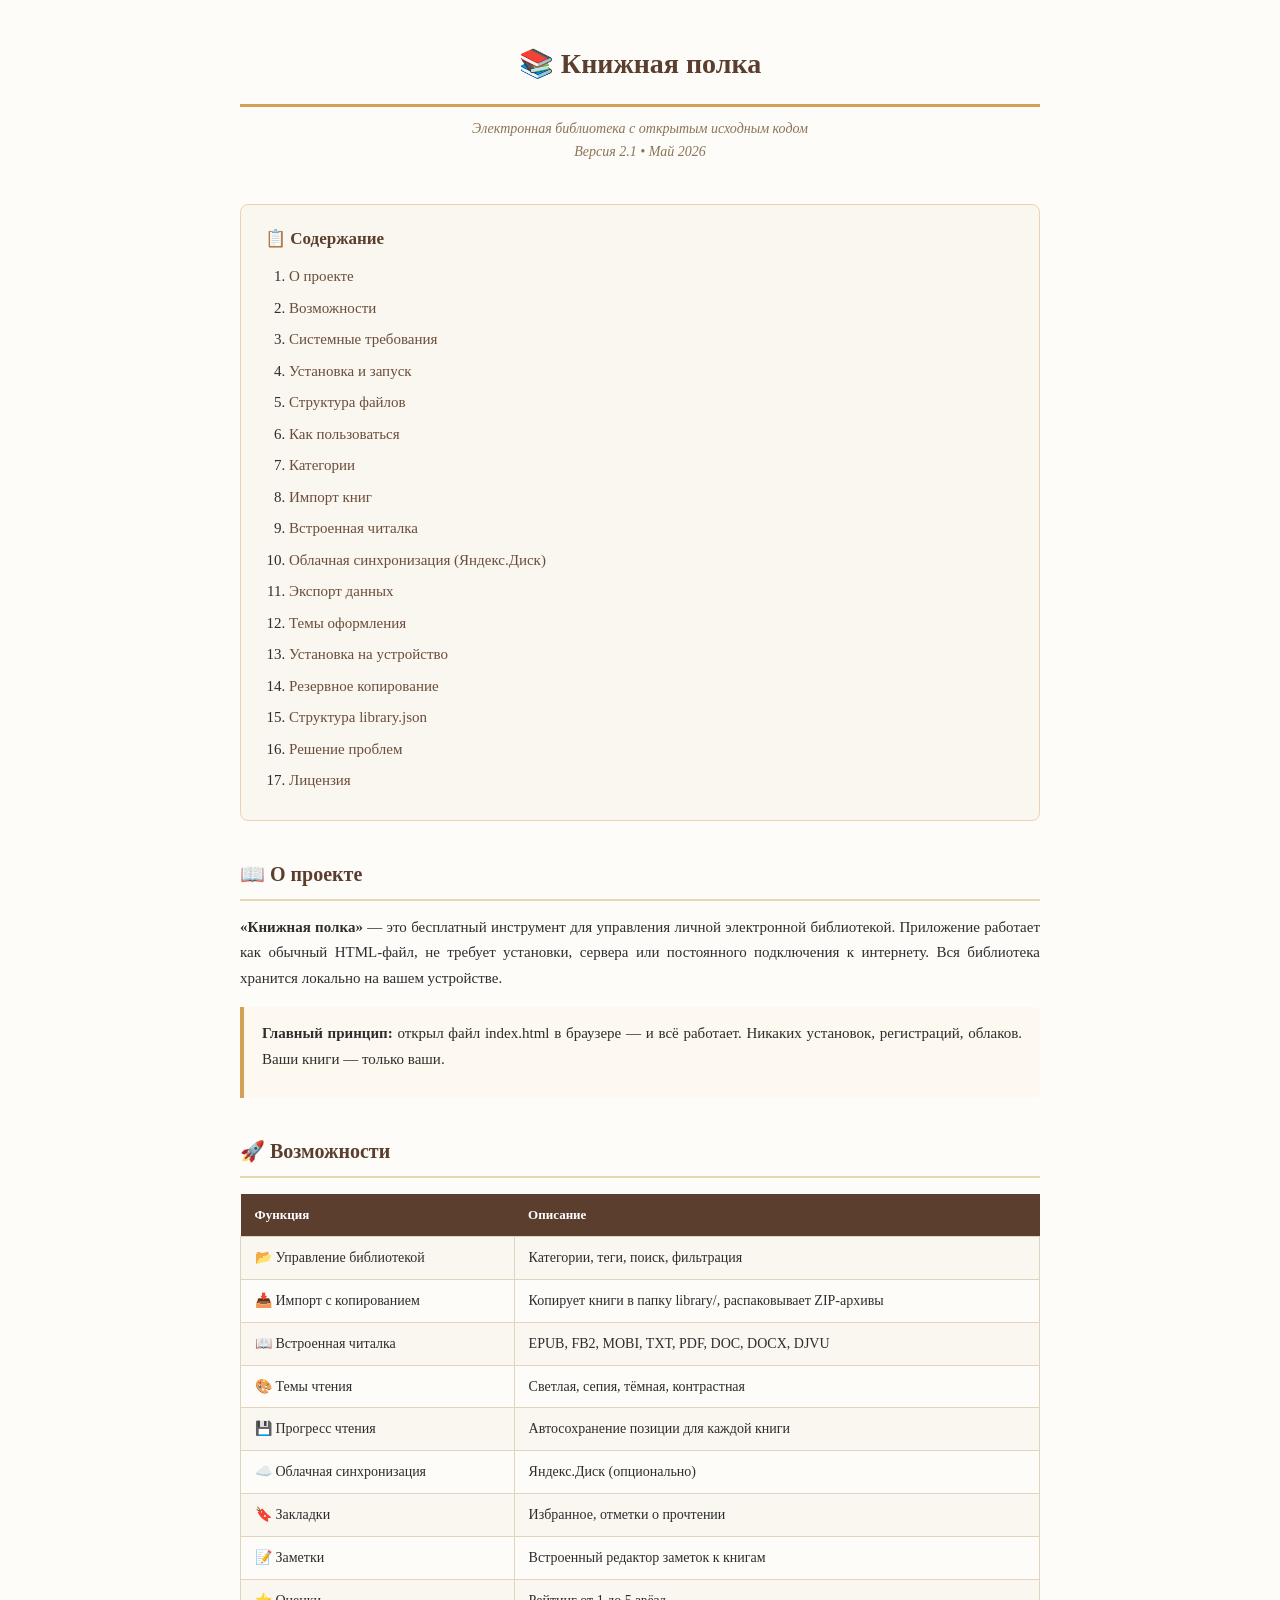
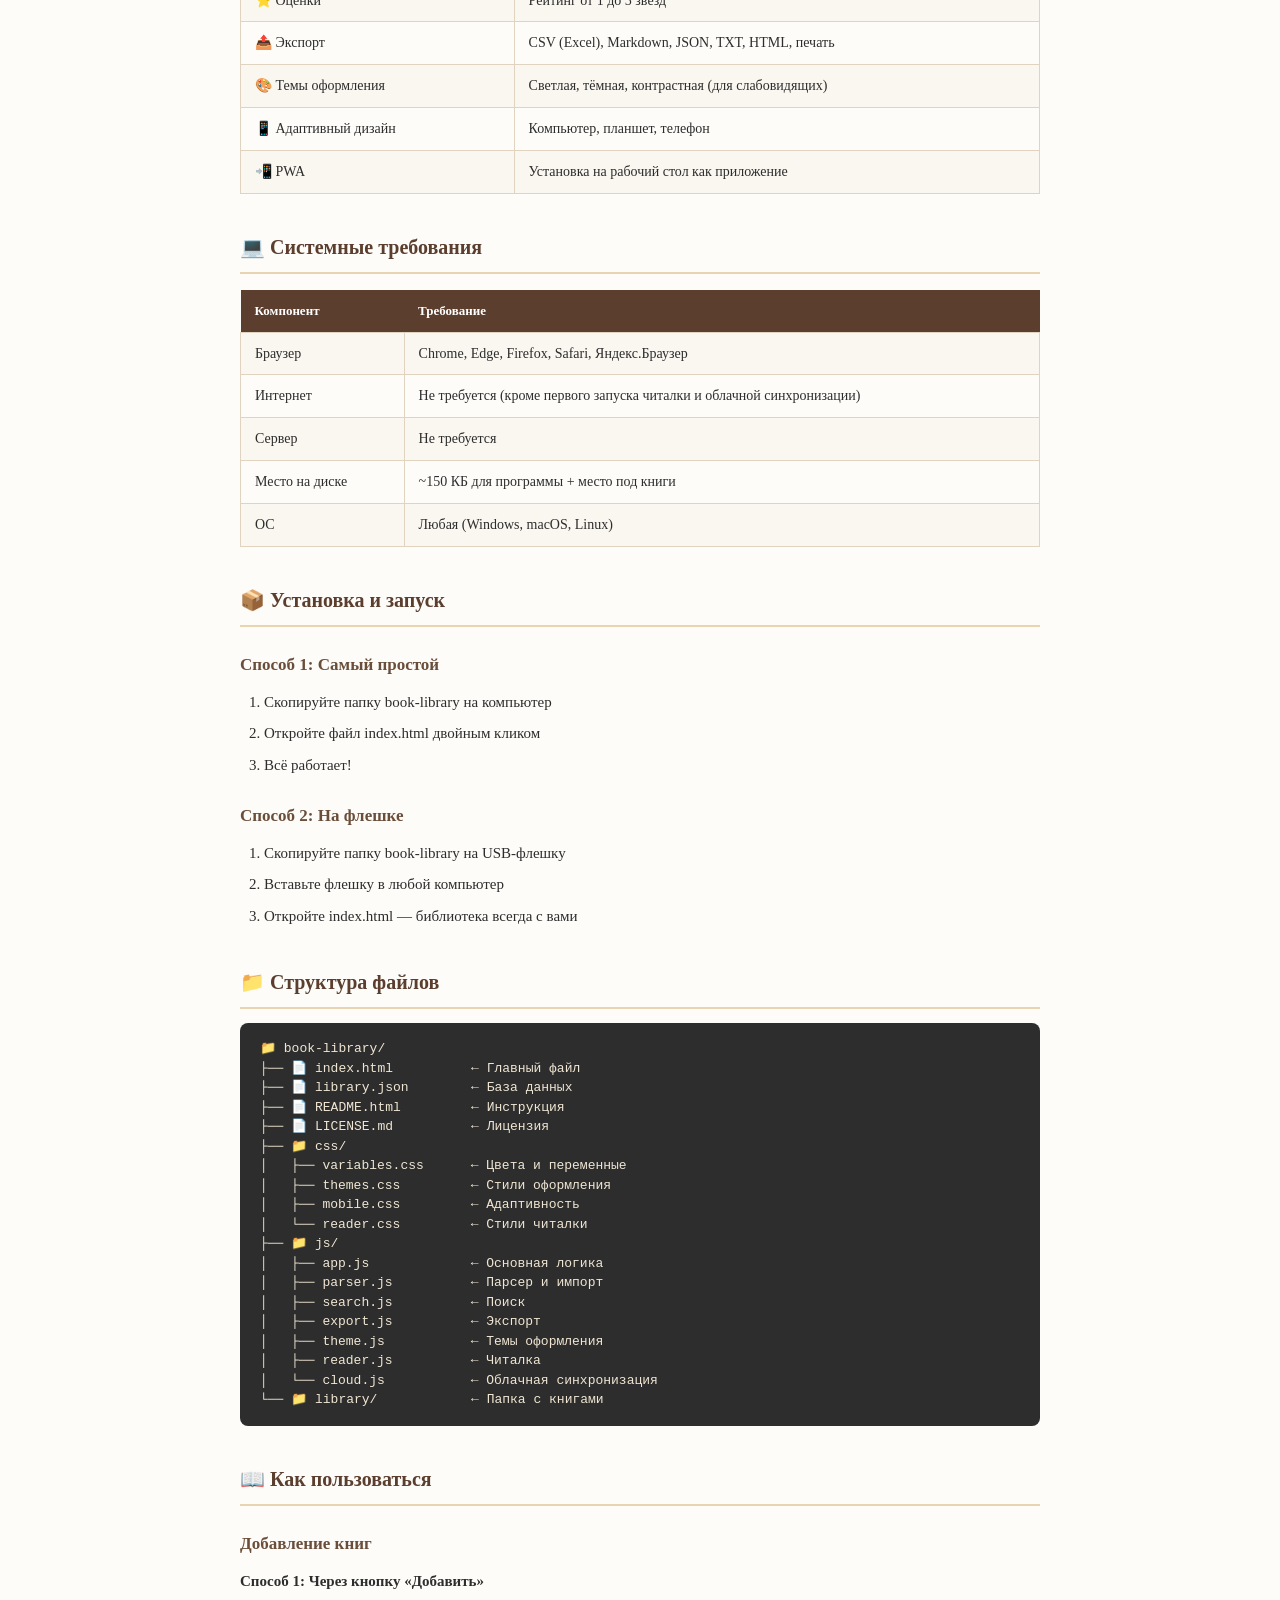
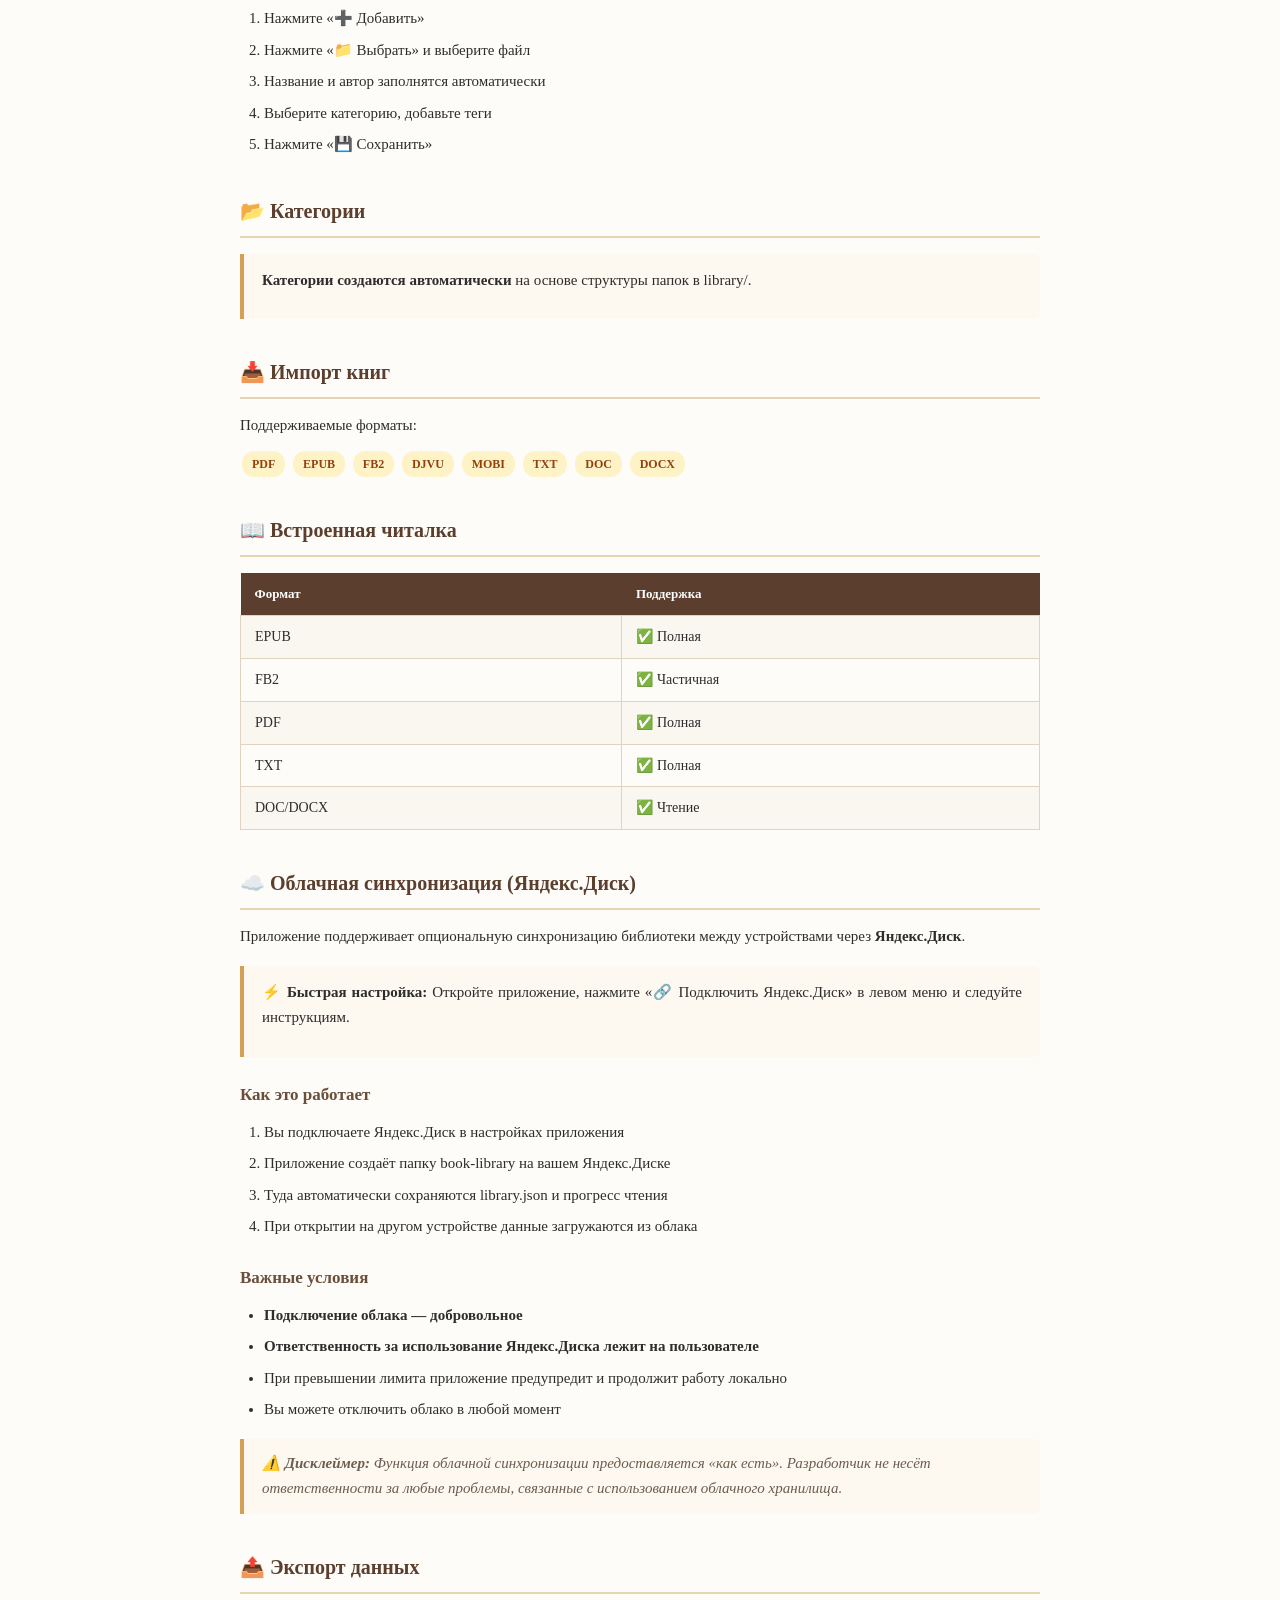
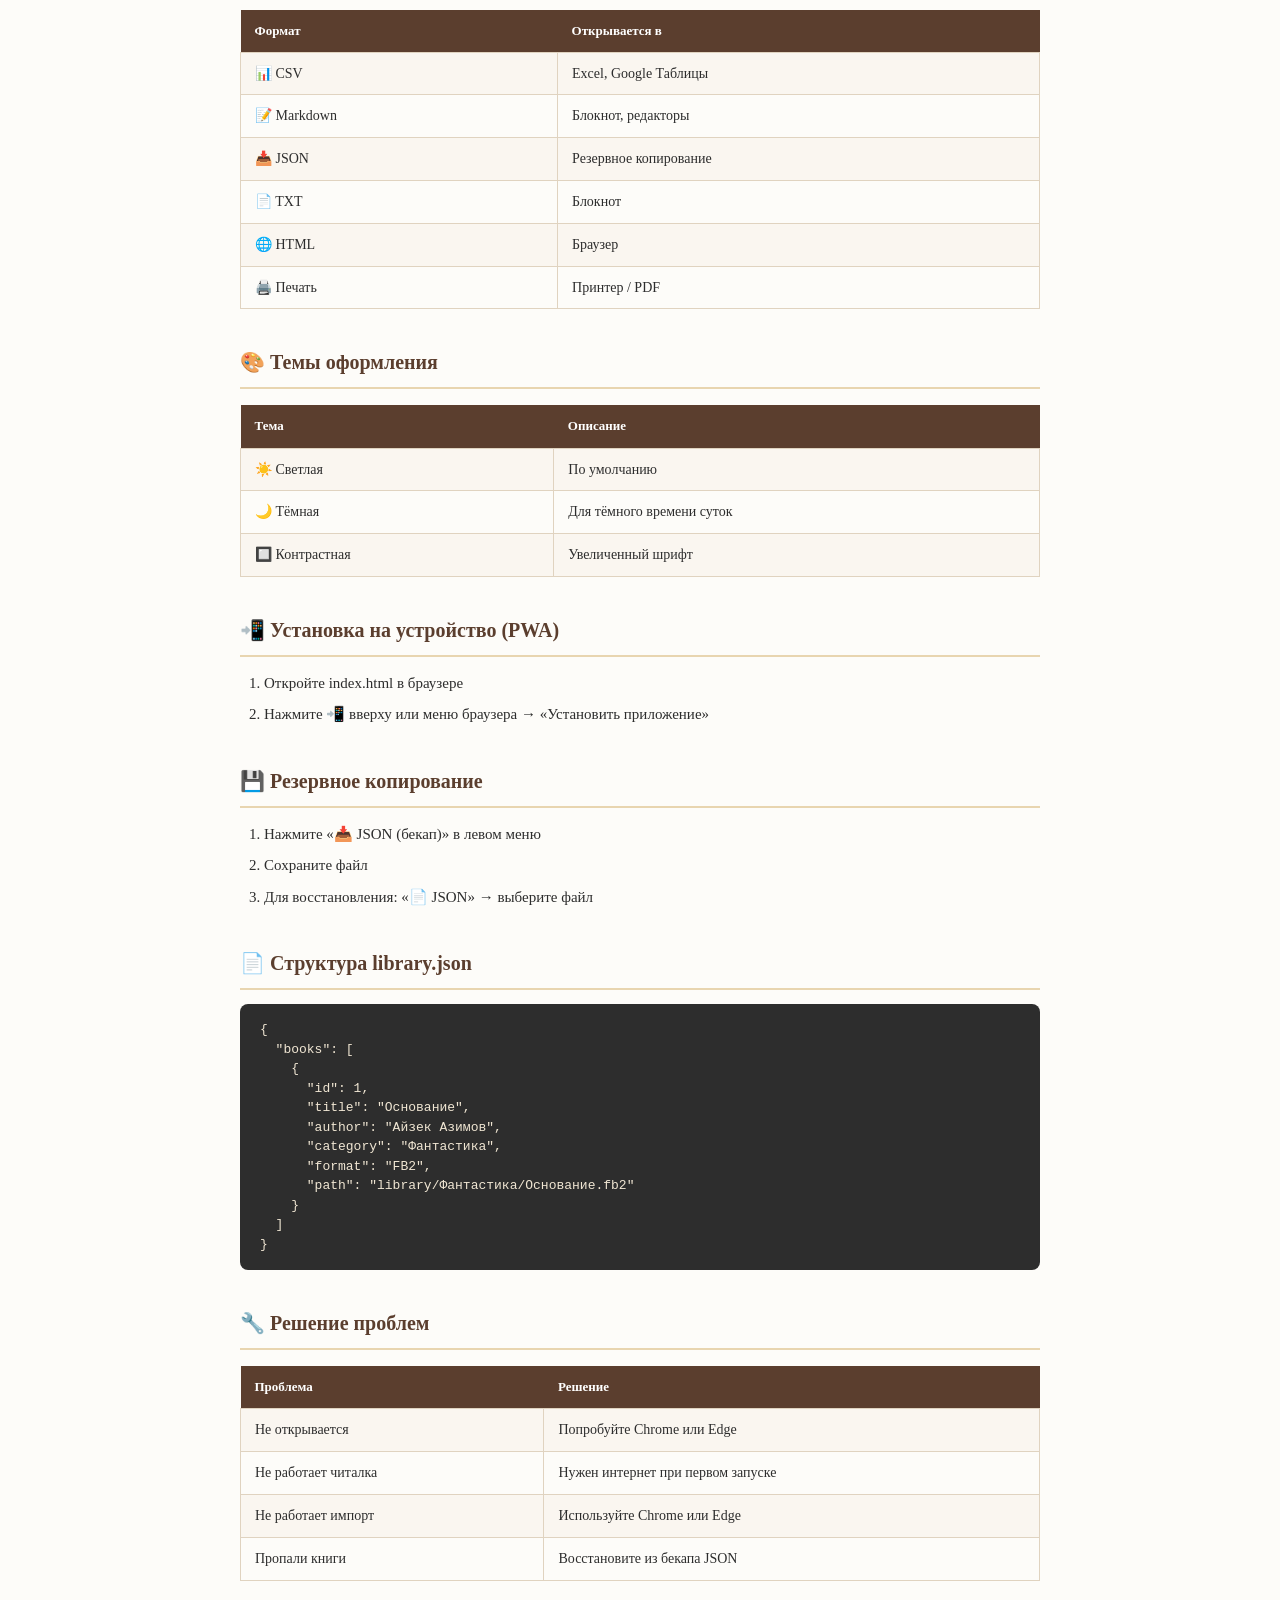
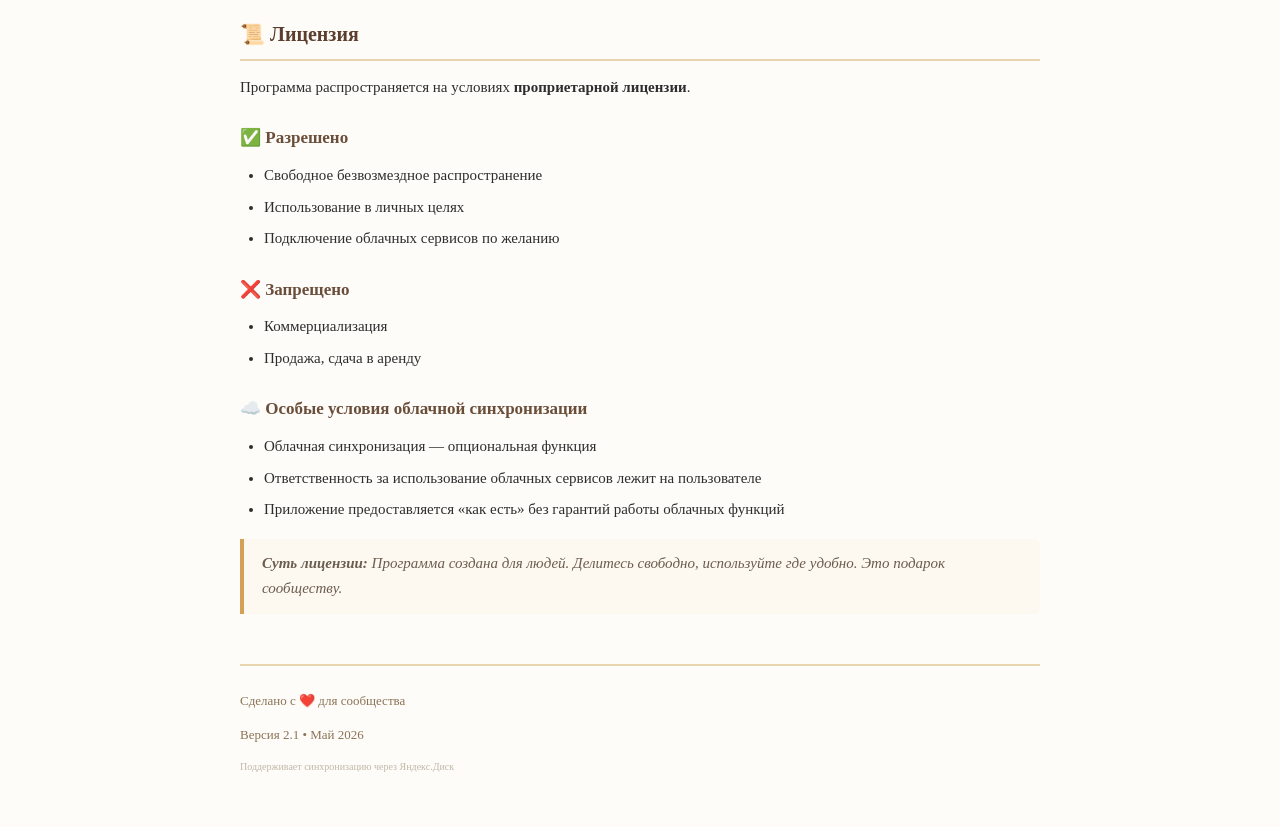
<file: README.html>
<!DOCTYPE html>
<html lang="ru">
<head>
    <meta charset="UTF-8">
    <meta name="viewport" content="width=device-width, initial-scale=1.0">
    <title>📚 Книжная полка — Инструкция</title>
    <style>
        * { margin: 0; padding: 0; box-sizing: border-box; }
        
        body {
            font-family: Georgia, 'Times New Roman', serif;
            font-size: 15px;
            line-height: 1.7;
            color: #2d2d2d;
            background: #fdfcf9;
            max-width: 860px;
            margin: 0 auto;
            padding: 40px 30px;
        }
        
        h1 {
            font-size: 28px;
            color: #5b3e2e;
            text-align: center;
            margin-bottom: 10px;
            padding-bottom: 16px;
            border-bottom: 3px solid #d4a056;
        }
        
        .subtitle {
            text-align: center;
            color: #8b7355;
            font-size: 14px;
            margin-bottom: 40px;
            font-style: italic;
        }
        
        h2 {
            font-size: 20px;
            color: #5b3e2e;
            margin: 36px 0 14px;
            padding-bottom: 8px;
            border-bottom: 2px solid #e8d5b0;
        }
        
        h3 {
            font-size: 17px;
            color: #6b4e3a;
            margin: 24px 0 10px;
        }
        
        p { margin-bottom: 12px; text-align: justify; }
        
        a { color: #8b5e3c; text-decoration: none; border-bottom: 1px dotted #c4a882; }
        a:hover { color: #5b3e2e; border-bottom: 1px solid #8b5e3c; }
        
        ul, ol { margin: 10px 0 16px 24px; }
        li { margin-bottom: 6px; }
        
        code {
            background: #f5f0e8;
            padding: 2px 7px;
            border-radius: 4px;
            font-family: 'Courier New', monospace;
            font-size: 13px;
            color: #5b3e2e;
            border: 1px solid #e8d5b0;
        }
        
        pre {
            background: #2d2d2d;
            color: #f0e6d3;
            padding: 16px 20px;
            border-radius: 8px;
            overflow-x: auto;
            font-family: 'Courier New', monospace;
            font-size: 13px;
            line-height: 1.5;
            margin: 14px 0;
        }
        
        pre code { background: none; border: none; padding: 0; color: #f0e6d3; font-size: 13px; }
        
        hr { border: none; border-top: 1px solid #e8d5b0; margin: 30px 0; }
        
        table { width: 100%; border-collapse: collapse; margin: 16px 0; font-size: 14px; }
        th { background: #5b3e2e; color: #fff; padding: 10px 14px; text-align: left; font-weight: 600; font-size: 13px; }
        td { padding: 9px 14px; border: 1px solid #e0d3c0; }
        tr:nth-child(even) td { background: #faf6f0; }
        
        blockquote {
            border-left: 4px solid #d4a056;
            padding: 12px 18px;
            margin: 16px 0;
            background: #fdf8f0;
            border-radius: 0 6px 6px 0;
            font-style: italic;
            color: #6b5d4f;
        }
        
        .highlight {
            background: #fdf8f0;
            border-left: 4px solid #d4a056;
            padding: 14px 18px;
            margin: 16px 0;
            border-radius: 0 6px 6px 0;
        }
        
        .badge { display: inline-block; padding: 3px 10px; border-radius: 12px; font-size: 12px; font-weight: 600; background: #fef3c7; color: #92400e; margin: 0 2px; }
        .badge-green { background: #d1fae5; color: #065f46; }
        .badge-red { background: #fee2e2; color: #991b1b; }
        .badge-blue { background: #dbeafe; color: #1e40af; }
        
        .toc {
            background: #faf6f0;
            border: 1px solid #e8d5b0;
            border-radius: 8px;
            padding: 20px 24px;
            margin: 24px 0;
        }
        .toc h3 { margin-top: 0; color: #5b3e2e; }
        .toc ol { margin-bottom: 0; }
        .toc a { color: #6b4e3a; border-bottom: none; }
        .toc a:hover { color: #8b5e3c; text-decoration: underline; }
        
        .footer { text-align: center; margin-top: 50px; padding-top: 24px; border-top: 2px solid #e8d5b0; color: #8b7355; font-size: 13px; }
        .footer .heart { color: #e74c3c; }
        
        @media (max-width: 768px) { body { padding: 20px 16px; font-size: 14px; } h1 { font-size: 24px; } h2 { font-size: 18px; } pre { font-size: 12px; padding: 12px 14px; } }
        @media print { body { background: #fff; padding: 0; font-size: 12px; line-height: 1.5; } pre { background: #f5f5f5; color: #2d2d2d; border: 1px solid #ddd; } pre code { color: #2d2d2d; } }
    </style>
</head>
<body>

<h1>📚 Книжная полка</h1>
<p class="subtitle">Электронная библиотека с открытым исходным кодом<br>Версия 2.1 • Май 2026</p>

<div class="toc">
    <h3>📋 Содержание</h3>
    <ol>
        <li><a href="#about">О проекте</a></li>
        <li><a href="#features">Возможности</a></li>
        <li><a href="#requirements">Системные требования</a></li>
        <li><a href="#install">Установка и запуск</a></li>
        <li><a href="#structure">Структура файлов</a></li>
        <li><a href="#usage">Как пользоваться</a></li>
        <li><a href="#categories">Категории</a></li>
        <li><a href="#import">Импорт книг</a></li>
        <li><a href="#reader">Встроенная читалка</a></li>
        <li><a href="#cloud">Облачная синхронизация (Яндекс.Диск)</a></li>
        <li><a href="#export">Экспорт данных</a></li>
        <li><a href="#themes">Темы оформления</a></li>
        <li><a href="#pwa">Установка на устройство</a></li>
        <li><a href="#backup">Резервное копирование</a></li>
        <li><a href="#json">Структура library.json</a></li>
        <li><a href="#troubles">Решение проблем</a></li>
        <li><a href="#license">Лицензия</a></li>
    </ol>
</div>

<!-- 1 -->
<h2 id="about">📖 О проекте</h2>
<p><strong>«Книжная полка»</strong> — это бесплатный инструмент для управления личной электронной библиотекой. Приложение работает как обычный HTML-файл, не требует установки, сервера или постоянного подключения к интернету. Вся библиотека хранится локально на вашем устройстве.</p>

<div class="highlight">
    <p><strong>Главный принцип:</strong> открыл файл index.html в браузере — и всё работает. Никаких установок, регистраций, облаков. Ваши книги — только ваши.</p>
</div>

<!-- 2 -->
<h2 id="features">🚀 Возможности</h2>
<table>
    <tr><th>Функция</th><th>Описание</th></tr>
    <tr><td>📂 Управление библиотекой</td><td>Категории, теги, поиск, фильтрация</td></tr>
    <tr><td>📥 Импорт с копированием</td><td>Копирует книги в папку library/, распаковывает ZIP-архивы</td></tr>
    <tr><td>📖 Встроенная читалка</td><td>EPUB, FB2, MOBI, TXT, PDF, DOC, DOCX, DJVU</td></tr>
    <tr><td>🎨 Темы чтения</td><td>Светлая, сепия, тёмная, контрастная</td></tr>
    <tr><td>💾 Прогресс чтения</td><td>Автосохранение позиции для каждой книги</td></tr>
    <tr><td>☁️ Облачная синхронизация</td><td>Яндекс.Диск (опционально)</td></tr>
    <tr><td>🔖 Закладки</td><td>Избранное, отметки о прочтении</td></tr>
    <tr><td>📝 Заметки</td><td>Встроенный редактор заметок к книгам</td></tr>
    <tr><td>⭐ Оценки</td><td>Рейтинг от 1 до 5 звёзд</td></tr>
    <tr><td>📤 Экспорт</td><td>CSV (Excel), Markdown, JSON, TXT, HTML, печать</td></tr>
    <tr><td>🎨 Темы оформления</td><td>Светлая, тёмная, контрастная (для слабовидящих)</td></tr>
    <tr><td>📱 Адаптивный дизайн</td><td>Компьютер, планшет, телефон</td></tr>
    <tr><td>📲 PWA</td><td>Установка на рабочий стол как приложение</td></tr>
</table>

<!-- 3 -->
<h2 id="requirements">💻 Системные требования</h2>
<table>
    <tr><th>Компонент</th><th>Требование</th></tr>
    <tr><td>Браузер</td><td>Chrome, Edge, Firefox, Safari, Яндекс.Браузер</td></tr>
    <tr><td>Интернет</td><td>Не требуется (кроме первого запуска читалки и облачной синхронизации)</td></tr>
    <tr><td>Сервер</td><td>Не требуется</td></tr>
    <tr><td>Место на диске</td><td>~150 КБ для программы + место под книги</td></tr>
    <tr><td>ОС</td><td>Любая (Windows, macOS, Linux)</td></tr>
</table>

<!-- 4 -->
<h2 id="install">📦 Установка и запуск</h2>
<h3>Способ 1: Самый простой</h3>
<ol><li>Скопируйте папку book-library на компьютер</li><li>Откройте файл index.html двойным кликом</li><li>Всё работает!</li></ol>

<h3>Способ 2: На флешке</h3>
<ol><li>Скопируйте папку book-library на USB-флешку</li><li>Вставьте флешку в любой компьютер</li><li>Откройте index.html — библиотека всегда с вами</li></ol>

<!-- 5 -->
<h2 id="structure">📁 Структура файлов</h2>
<pre><code>📁 book-library/
├── 📄 index.html          ← Главный файл
├── 📄 library.json        ← База данных
├── 📄 README.html         ← Инструкция
├── 📄 LICENSE.md          ← Лицензия
├── 📁 css/
│   ├── variables.css      ← Цвета и переменные
│   ├── themes.css         ← Стили оформления
│   ├── mobile.css         ← Адаптивность
│   └── reader.css         ← Стили читалки
├── 📁 js/
│   ├── app.js             ← Основная логика
│   ├── parser.js          ← Парсер и импорт
│   ├── search.js          ← Поиск
│   ├── export.js          ← Экспорт
│   ├── theme.js           ← Темы оформления
│   ├── reader.js          ← Читалка
│   └── cloud.js           ← Облачная синхронизация
└── 📁 library/            ← Папка с книгами</code></pre>

<!-- 6 -->
<h2 id="usage">📖 Как пользоваться</h2>
<h3>Добавление книг</h3>
<p><strong>Способ 1: Через кнопку «Добавить»</strong></p>
<ol><li>Нажмите «➕ Добавить»</li><li>Нажмите «📁 Выбрать» и выберите файл</li><li>Название и автор заполнятся автоматически</li><li>Выберите категорию, добавьте теги</li><li>Нажмите «💾 Сохранить»</li></ol>

<!-- 7 -->
<h2 id="categories">📂 Категории</h2>
<div class="highlight"><p><strong>Категории создаются автоматически</strong> на основе структуры папок в library/.</p></div>

<!-- 8 -->
<h2 id="import">📥 Импорт книг</h2>
<p>Поддерживаемые форматы:</p>
<p><span class="badge">PDF</span> <span class="badge">EPUB</span> <span class="badge">FB2</span> <span class="badge">DJVU</span> <span class="badge">MOBI</span> <span class="badge">TXT</span> <span class="badge">DOC</span> <span class="badge">DOCX</span></p>

<!-- 9 -->
<h2 id="reader">📖 Встроенная читалка</h2>
<table>
    <tr><th>Формат</th><th>Поддержка</th></tr>
    <tr><td>EPUB</td><td>✅ Полная</td></tr>
    <tr><td>FB2</td><td>✅ Частичная</td></tr>
    <tr><td>PDF</td><td>✅ Полная</td></tr>
    <tr><td>TXT</td><td>✅ Полная</td></tr>
    <tr><td>DOC/DOCX</td><td>✅ Чтение</td></tr>
</table>

<!-- 10 -->
<h2 id="cloud">☁️ Облачная синхронизация (Яндекс.Диск)</h2>
<p>Приложение поддерживает опциональную синхронизацию библиотеки между устройствами через <strong>Яндекс.Диск</strong>.</p>

<div class="highlight"><p><strong>⚡ Быстрая настройка:</strong> Откройте приложение, нажмите «🔗 Подключить Яндекс.Диск» в левом меню и следуйте инструкциям.</p></div>

<h3>Как это работает</h3>
<ol>
    <li>Вы подключаете Яндекс.Диск в настройках приложения</li>
    <li>Приложение создаёт папку book-library на вашем Яндекс.Диске</li>
    <li>Туда автоматически сохраняются library.json и прогресс чтения</li>
    <li>При открытии на другом устройстве данные загружаются из облака</li>
</ol>

<h3>Важные условия</h3>
<ul>
    <li><strong>Подключение облака — добровольное</strong></li>
    <li><strong>Ответственность за использование Яндекс.Диска лежит на пользователе</strong></li>
    <li>При превышении лимита приложение предупредит и продолжит работу локально</li>
    <li>Вы можете отключить облако в любой момент</li>
</ul>

<blockquote><strong>⚠️ Дисклеймер:</strong> Функция облачной синхронизации предоставляется «как есть». Разработчик не несёт ответственности за любые проблемы, связанные с использованием облачного хранилища.</blockquote>

<!-- 11 -->
<h2 id="export">📤 Экспорт данных</h2>
<table>
    <tr><th>Формат</th><th>Открывается в</th></tr>
    <tr><td>📊 CSV</td><td>Excel, Google Таблицы</td></tr>
    <tr><td>📝 Markdown</td><td>Блокнот, редакторы</td></tr>
    <tr><td>📥 JSON</td><td>Резервное копирование</td></tr>
    <tr><td>📄 TXT</td><td>Блокнот</td></tr>
    <tr><td>🌐 HTML</td><td>Браузер</td></tr>
    <tr><td>🖨️ Печать</td><td>Принтер / PDF</td></tr>
</table>

<!-- 12 -->
<h2 id="themes">🎨 Темы оформления</h2>
<table>
    <tr><th>Тема</th><th>Описание</th></tr>
    <tr><td>☀️ Светлая</td><td>По умолчанию</td></tr>
    <tr><td>🌙 Тёмная</td><td>Для тёмного времени суток</td></tr>
    <tr><td>🔲 Контрастная</td><td>Увеличенный шрифт</td></tr>
</table>

<!-- 13 -->
<h2 id="pwa">📲 Установка на устройство (PWA)</h2>
<ol><li>Откройте index.html в браузере</li><li>Нажмите 📲 вверху или меню браузера → «Установить приложение»</li></ol>

<!-- 14 -->
<h2 id="backup">💾 Резервное копирование</h2>
<ol><li>Нажмите «📥 JSON (бекап)» в левом меню</li><li>Сохраните файл</li><li>Для восстановления: «📄 JSON» → выберите файл</li></ol>

<!-- 15 -->
<h2 id="json">📄 Структура library.json</h2>
<pre><code>{
  "books": [
    {
      "id": 1,
      "title": "Основание",
      "author": "Айзек Азимов",
      "category": "Фантастика",
      "format": "FB2",
      "path": "library/Фантастика/Основание.fb2"
    }
  ]
}</code></pre>

<!-- 16 -->
<h2 id="troubles">🔧 Решение проблем</h2>
<table>
    <tr><th>Проблема</th><th>Решение</th></tr>
    <tr><td>Не открывается</td><td>Попробуйте Chrome или Edge</td></tr>
    <tr><td>Не работает читалка</td><td>Нужен интернет при первом запуске</td></tr>
    <tr><td>Не работает импорт</td><td>Используйте Chrome или Edge</td></tr>
    <tr><td>Пропали книги</td><td>Восстановите из бекапа JSON</td></tr>
</table>

<!-- 17 -->
<h2 id="license">📜 Лицензия</h2>
<p>Программа распространяется на условиях <strong>проприетарной лицензии</strong>.</p>

<h3>✅ Разрешено</h3>
<ul>
    <li>Свободное безвозмездное распространение</li>
    <li>Использование в личных целях</li>
    <li>Подключение облачных сервисов по желанию</li>
</ul>

<h3>❌ Запрещено</h3>
<ul>
    <li>Коммерциализация</li>
    <li>Продажа, сдача в аренду</li>
</ul>

<h3>☁️ Особые условия облачной синхронизации</h3>
<ul>
    <li>Облачная синхронизация — опциональная функция</li>
    <li>Ответственность за использование облачных сервисов лежит на пользователе</li>
    <li>Приложение предоставляется «как есть» без гарантий работы облачных функций</li>
</ul>

<blockquote><strong>Суть лицензии:</strong> Программа создана для людей. Делитесь свободно, используйте где удобно. Это подарок сообществу.</blockquote>

<div class="footer">
    <p>Сделано с <span class="heart">❤️</span> для сообщества</p>
    <p>Версия 2.1 • Май 2026</p>
    <p style="font-size:10px;opacity:0.5;">Поддерживает синхронизацию через Яндекс.Диск</p>
</div>

</body>
</html>
</file>
